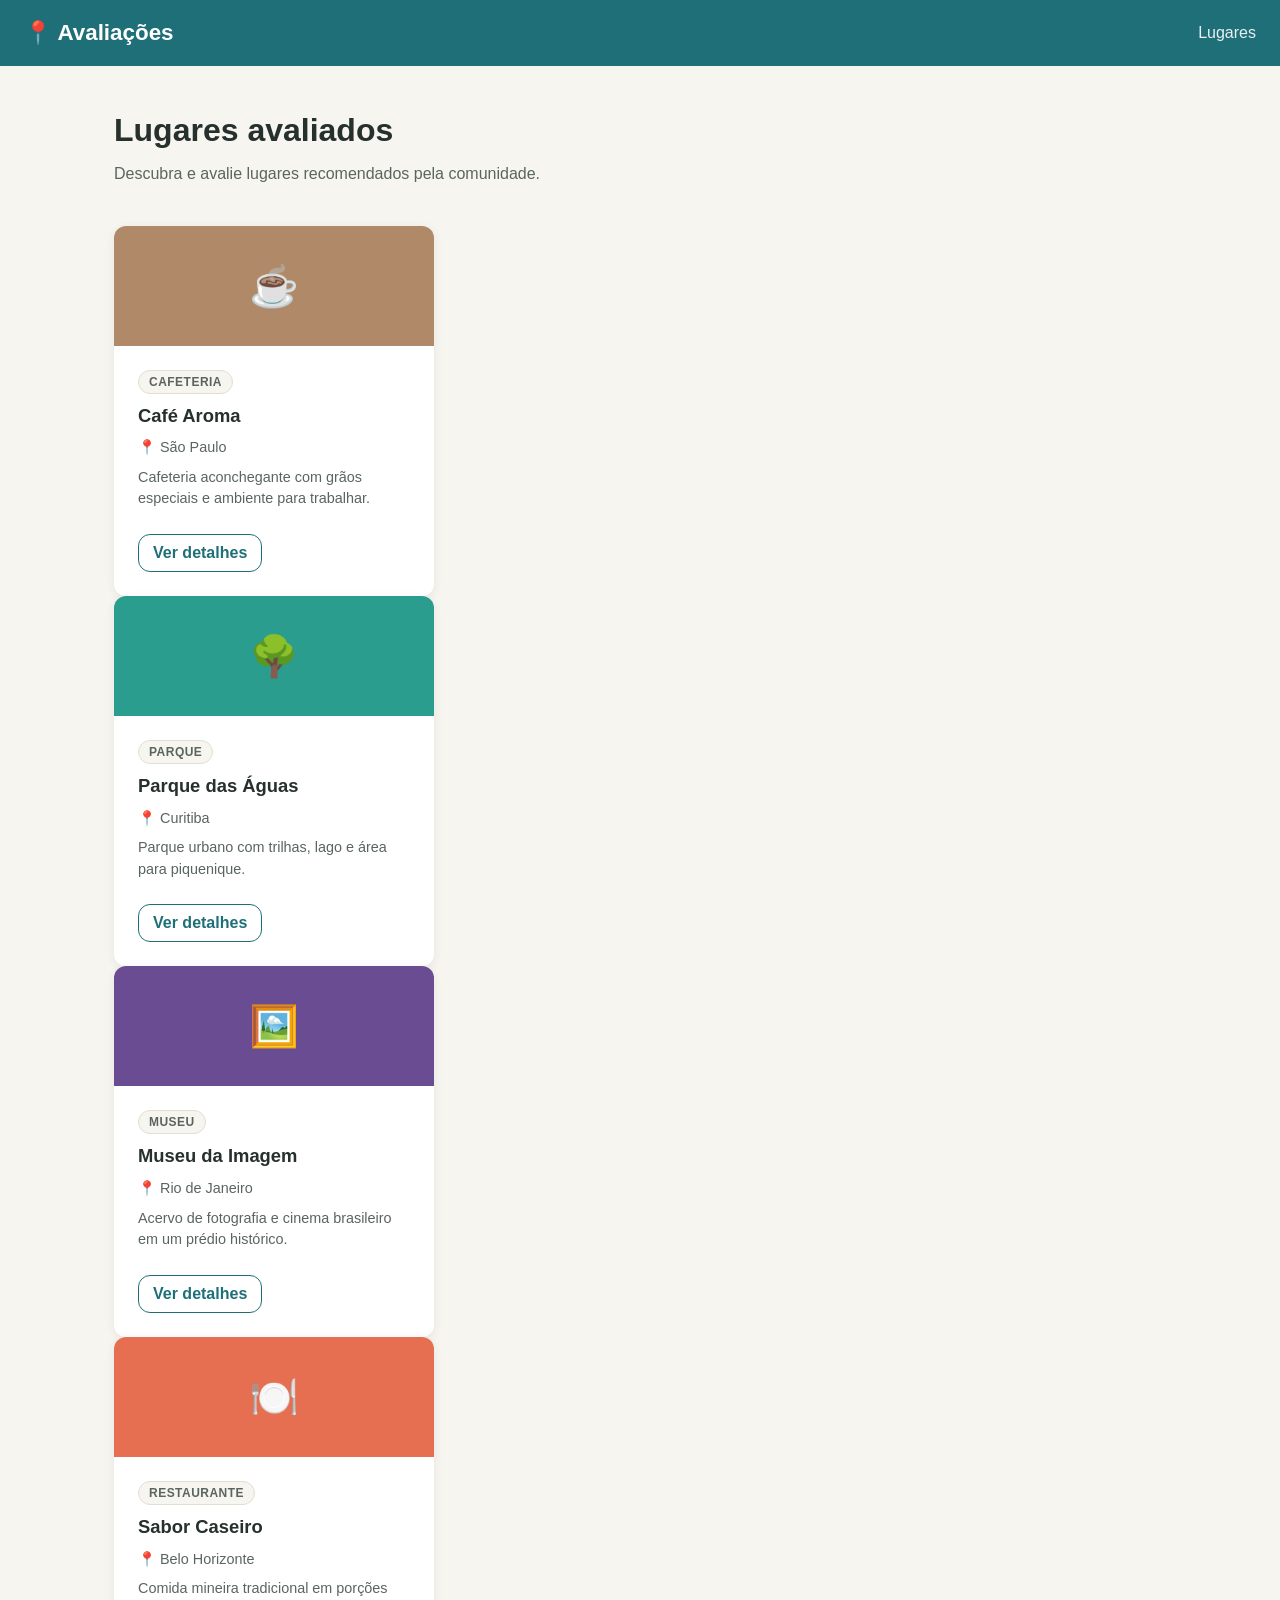
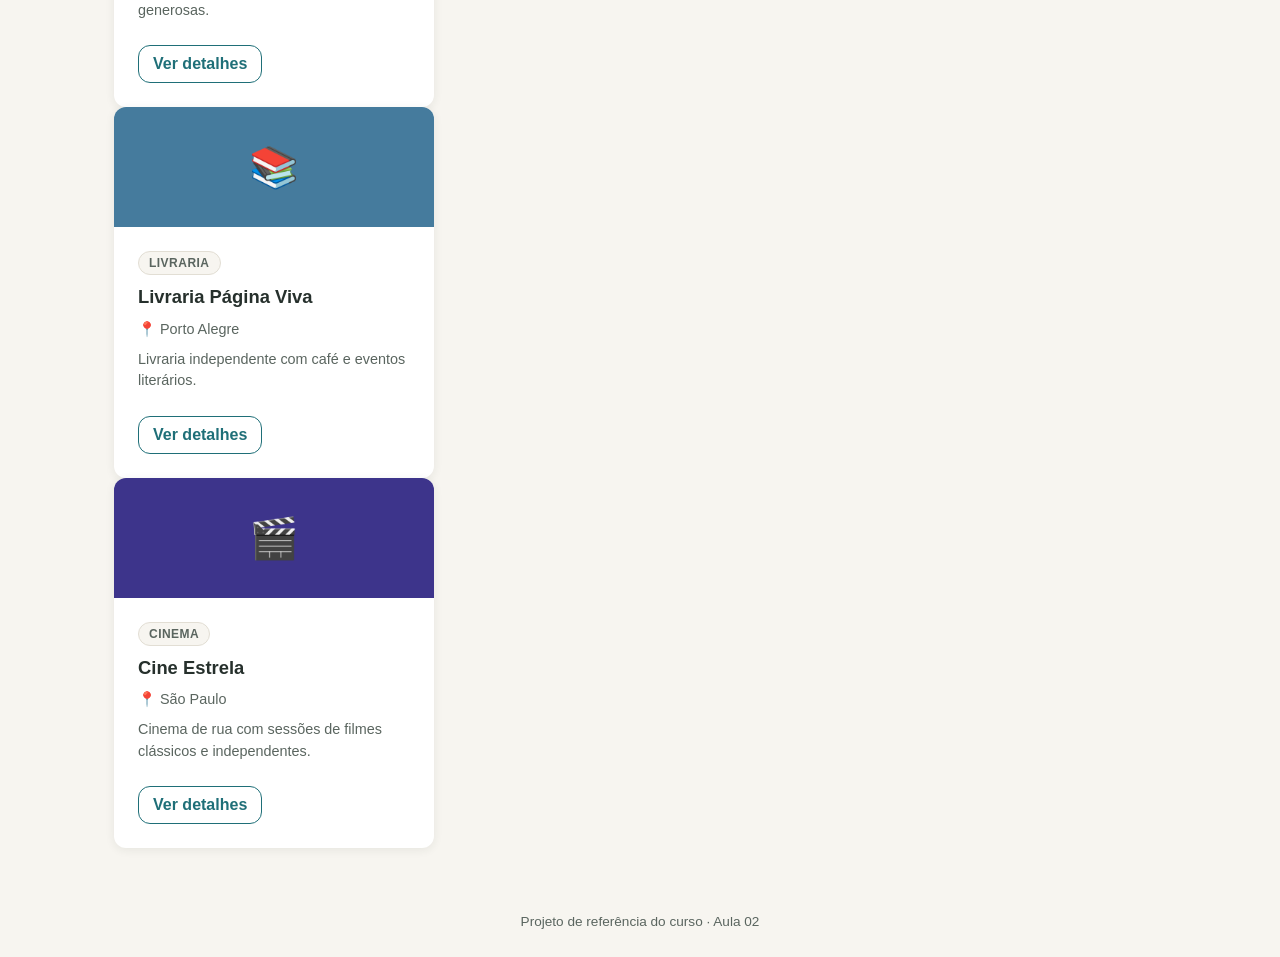
<file: Aula-02/index.html>
<!DOCTYPE html>
<html lang="pt-BR">
<head>
  <meta charset="UTF-8" />
  <meta name="viewport" content="width=device-width, initial-scale=1.0" />
  <title>Avaliações | Lugares</title>
  <link rel="stylesheet" href="css/style.css" />
</head>
<body>
  <header class="cabecalho">
    <a href="index.html" class="cabecalho__logo">📍 Avaliações</a>
    <nav class="cabecalho__nav">
      <a href="index.html">Lugares</a>
    </nav>
  </header>

  <main class="container">
    <h1 class="titulo-pagina">Lugares avaliados</h1>
    <p class="subtitulo-pagina">Descubra e avalie lugares recomendados pela comunidade.</p>

    <div class="cards-grid">
      <article class="card" data-categoria="cafeteria">
        <div class="card-banner" aria-hidden="true">☕</div>
        <div class="card-body">
          <span class="badge">Cafeteria</span>
          <h2 class="card-title">Café Aroma</h2>
          <p class="card-cidade">📍 São Paulo</p>
          <p class="card-descricao">Cafeteria aconchegante com grãos especiais e ambiente para trabalhar.</p>
          <a class="card-link" href="detalhe.html">Ver detalhes</a>
        </div>
      </article>

      <article class="card" data-categoria="parque">
        <div class="card-banner" aria-hidden="true">🌳</div>
        <div class="card-body">
          <span class="badge">Parque</span>
          <h2 class="card-title">Parque das Águas</h2>
          <p class="card-cidade">📍 Curitiba</p>
          <p class="card-descricao">Parque urbano com trilhas, lago e área para piquenique.</p>
          <a class="card-link" href="detalhe.html">Ver detalhes</a>
        </div>
      </article>

      <article class="card" data-categoria="museu">
        <div class="card-banner" aria-hidden="true">🖼️</div>
        <div class="card-body">
          <span class="badge">Museu</span>
          <h2 class="card-title">Museu da Imagem</h2>
          <p class="card-cidade">📍 Rio de Janeiro</p>
          <p class="card-descricao">Acervo de fotografia e cinema brasileiro em um prédio histórico.</p>
          <a class="card-link" href="detalhe.html">Ver detalhes</a>
        </div>
      </article>

      <article class="card" data-categoria="restaurante">
        <div class="card-banner" aria-hidden="true">🍽️</div>
        <div class="card-body">
          <span class="badge">Restaurante</span>
          <h2 class="card-title">Sabor Caseiro</h2>
          <p class="card-cidade">📍 Belo Horizonte</p>
          <p class="card-descricao">Comida mineira tradicional em porções generosas.</p>
          <a class="card-link" href="detalhe.html">Ver detalhes</a>
        </div>
      </article>

      <article class="card" data-categoria="livraria">
        <div class="card-banner" aria-hidden="true">📚</div>
        <div class="card-body">
          <span class="badge">Livraria</span>
          <h2 class="card-title">Livraria Página Viva</h2>
          <p class="card-cidade">📍 Porto Alegre</p>
          <p class="card-descricao">Livraria independente com café e eventos literários.</p>
          <a class="card-link" href="detalhe.html">Ver detalhes</a>
        </div>
      </article>

      <article class="card" data-categoria="cinema">
        <div class="card-banner" aria-hidden="true">🎬</div>
        <div class="card-body">
          <span class="badge">Cinema</span>
          <h2 class="card-title">Cine Estrela</h2>
          <p class="card-cidade">📍 São Paulo</p>
          <p class="card-descricao">Cinema de rua com sessões de filmes clássicos e independentes.</p>
          <a class="card-link" href="detalhe.html">Ver detalhes</a>
        </div>
      </article>
    </div>
  </main>

  <footer class="rodape">
    Projeto de referência do curso &middot; Aula 02
  </footer>
</body>
</html>
</file>
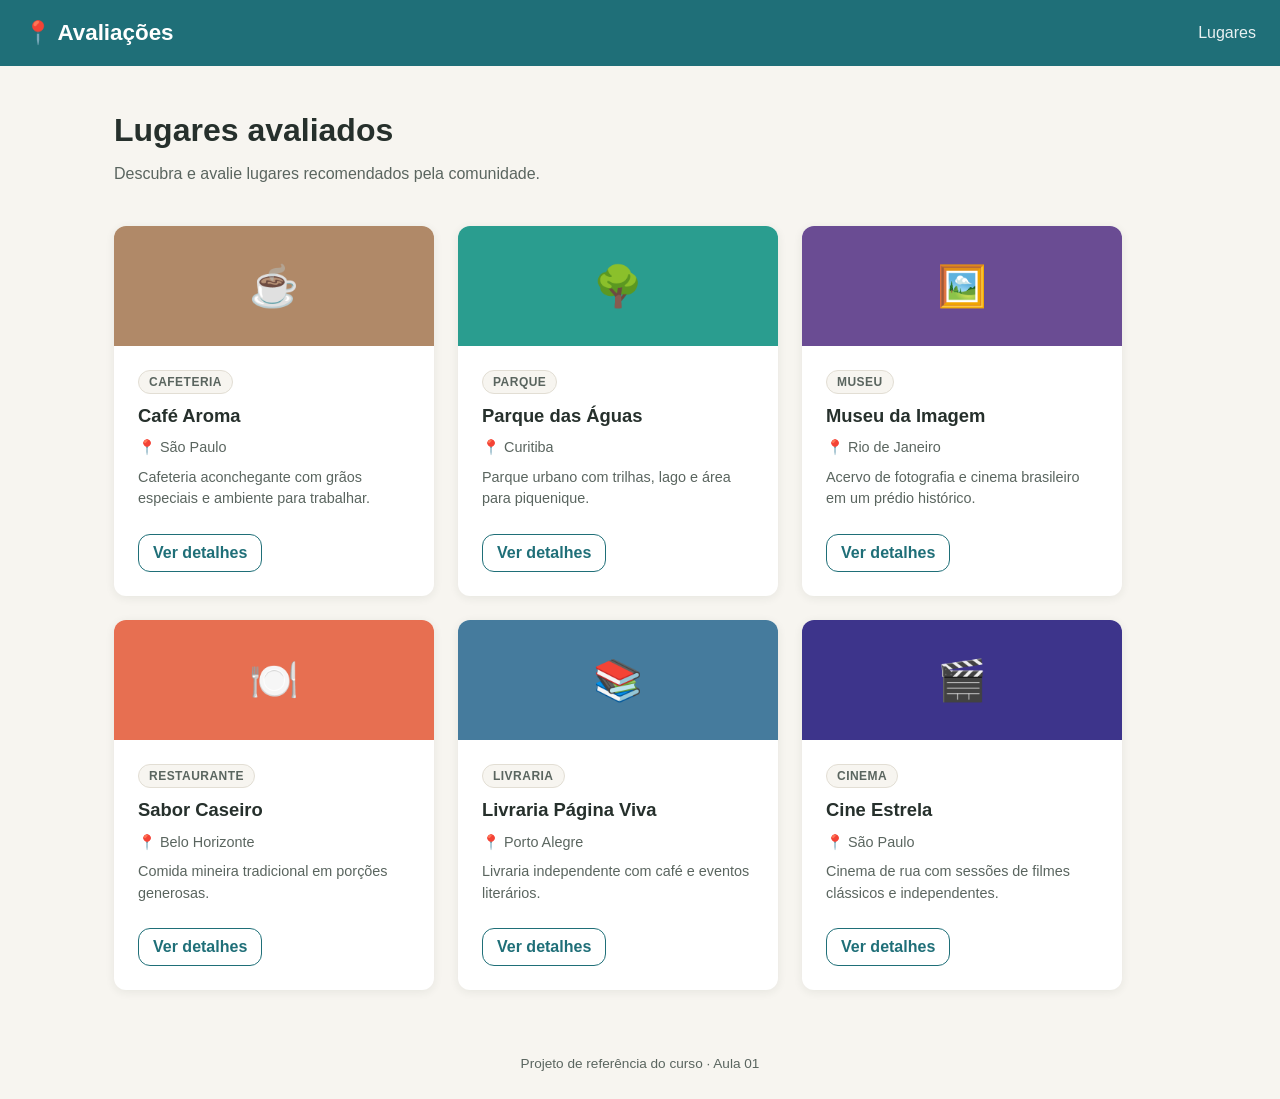
<file: Aula-03/index.html>
<!DOCTYPE html>
<html lang="pt-BR">
<head>
  <meta charset="UTF-8" />
  <meta name="viewport" content="width=device-width, initial-scale=1.0" />
  <title>Avaliações | Lugares</title>
  <link rel="stylesheet" href="css/style.css" />
</head>
<body>
  <header class="cabecalho">
    <a href="index.html" class="cabecalho__logo">📍 Avaliações</a>
    <nav class="cabecalho__nav">
      <a href="index.html">Lugares</a>
    </nav>
  </header>

  <main class="container">
    <h1 class="titulo-pagina">Lugares avaliados</h1>
    <p class="subtitulo-pagina">Descubra e avalie lugares recomendados pela comunidade.</p>

    <div class="cards-grid">
      <article class="card" data-categoria="cafeteria">
        <div class="card-banner" aria-hidden="true">☕</div>
        <div class="card-body">
          <span class="badge">Cafeteria</span>
          <h2 class="card-title">Café Aroma</h2>
          <p class="card-cidade">📍 São Paulo</p>
          <p class="card-descricao">Cafeteria aconchegante com grãos especiais e ambiente para trabalhar.</p>
          <a class="card-link" href="detalhe.html">Ver detalhes</a>
        </div>
      </article>

      <article class="card" data-categoria="parque">
        <div class="card-banner" aria-hidden="true">🌳</div>
        <div class="card-body">
          <span class="badge">Parque</span>
          <h2 class="card-title">Parque das Águas</h2>
          <p class="card-cidade">📍 Curitiba</p>
          <p class="card-descricao">Parque urbano com trilhas, lago e área para piquenique.</p>
          <a class="card-link" href="detalhe.html">Ver detalhes</a>
        </div>
      </article>

      <article class="card" data-categoria="museu">
        <div class="card-banner" aria-hidden="true">🖼️</div>
        <div class="card-body">
          <span class="badge">Museu</span>
          <h2 class="card-title">Museu da Imagem</h2>
          <p class="card-cidade">📍 Rio de Janeiro</p>
          <p class="card-descricao">Acervo de fotografia e cinema brasileiro em um prédio histórico.</p>
          <a class="card-link" href="detalhe.html">Ver detalhes</a>
        </div>
      </article>

      <article class="card" data-categoria="restaurante">
        <div class="card-banner" aria-hidden="true">🍽️</div>
        <div class="card-body">
          <span class="badge">Restaurante</span>
          <h2 class="card-title">Sabor Caseiro</h2>
          <p class="card-cidade">📍 Belo Horizonte</p>
          <p class="card-descricao">Comida mineira tradicional em porções generosas.</p>
          <a class="card-link" href="detalhe.html">Ver detalhes</a>
        </div>
      </article>

      <article class="card" data-categoria="livraria">
        <div class="card-banner" aria-hidden="true">📚</div>
        <div class="card-body">
          <span class="badge">Livraria</span>
          <h2 class="card-title">Livraria Página Viva</h2>
          <p class="card-cidade">📍 Porto Alegre</p>
          <p class="card-descricao">Livraria independente com café e eventos literários.</p>
          <a class="card-link" href="detalhe.html">Ver detalhes</a>
        </div>
      </article>

      <article class="card" data-categoria="cinema">
        <div class="card-banner" aria-hidden="true">🎬</div>
        <div class="card-body">
          <span class="badge">Cinema</span>
          <h2 class="card-title">Cine Estrela</h2>
          <p class="card-cidade">📍 São Paulo</p>
          <p class="card-descricao">Cinema de rua com sessões de filmes clássicos e independentes.</p>
          <a class="card-link" href="detalhe.html">Ver detalhes</a>
        </div>
      </article>
    </div>
  </main>

  <footer class="rodape">
    Projeto de referência do curso &middot; Aula 01
  </footer>
</body>
</html>
</file>
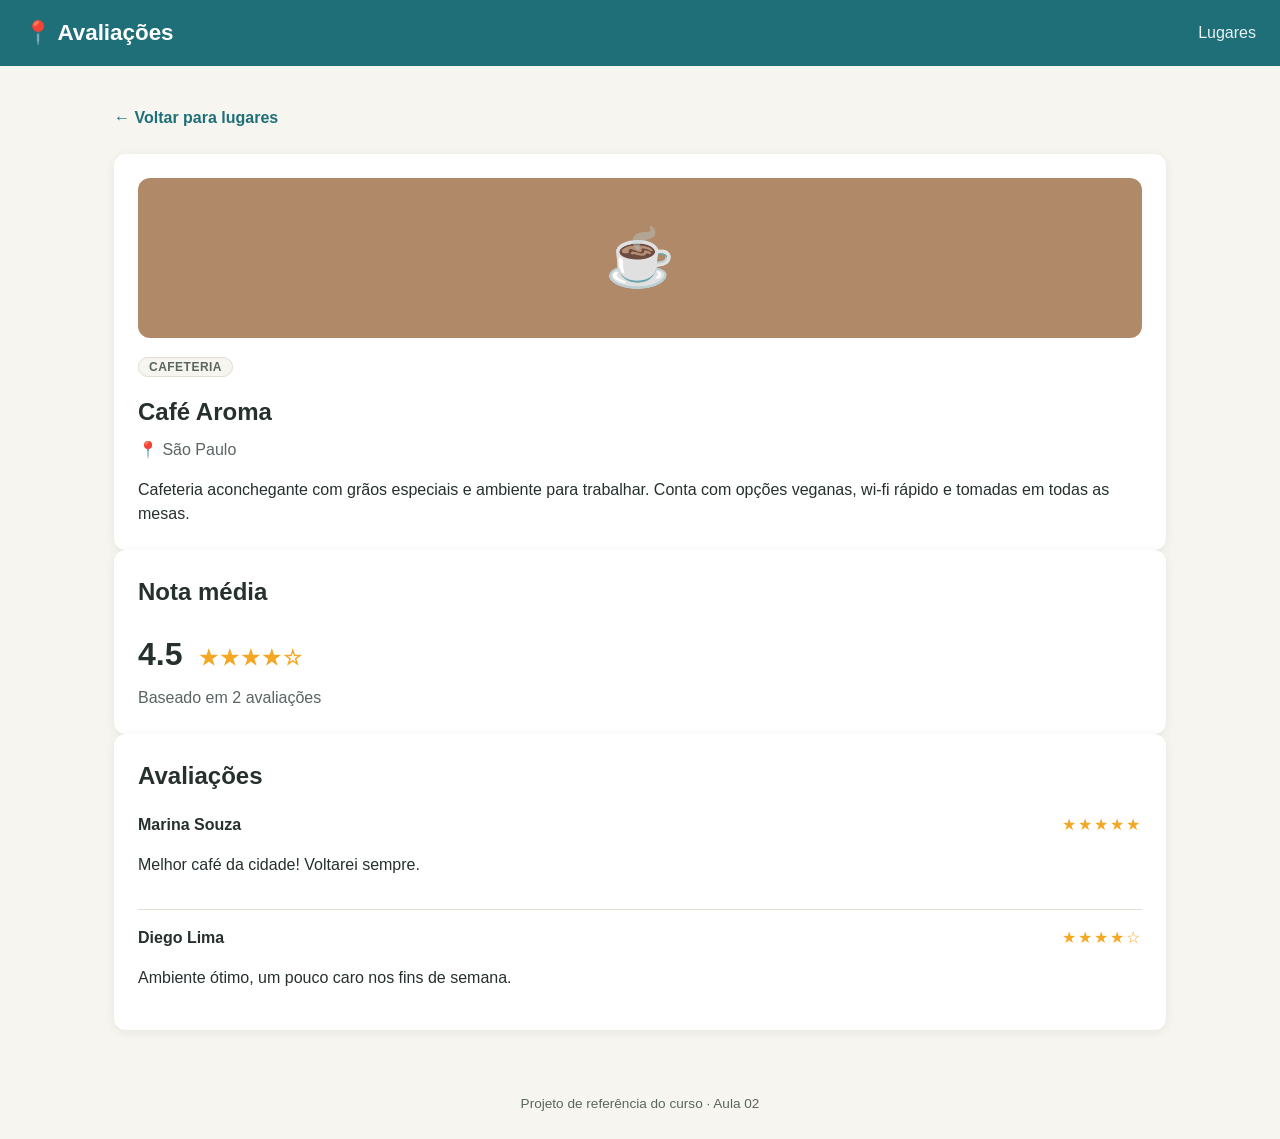
<file: Aula-02/detalhe.html>
<!DOCTYPE html>
<html lang="pt-BR">
<head>
  <meta charset="UTF-8" />
  <meta name="viewport" content="width=device-width, initial-scale=1.0" />
  <title>Café Aroma | Avaliações</title>
  <link rel="stylesheet" href="css/style.css" />
</head>
<body>
  <header class="cabecalho">
    <a href="index.html" class="cabecalho__logo">📍 Avaliações</a>
    <nav class="cabecalho__nav">
      <a href="index.html">Lugares</a>
    </nav>
  </header>

  <main class="container">
    <a class="link-voltar" href="index.html">&larr; Voltar para lugares</a>

    <div class="detalhe">
      <section class="detalhe-principal">
        <div class="detalhe-banner" data-categoria="cafeteria" aria-hidden="true">☕</div>
        <span class="badge">Cafeteria</span>
        <h1 class="detalhe-titulo">Café Aroma</h1>
        <p class="detalhe-cidade">📍 São Paulo</p>
        <p class="detalhe-descricao">
          Cafeteria aconchegante com grãos especiais e ambiente para
          trabalhar. Conta com opções veganas, wi-fi rápido e tomadas em
          todas as mesas.
        </p>
      </section>

      <aside class="detalhe-resumo">
        <h2>Nota média</h2>
        <p class="nota-media">4.5 <span class="estrelas" aria-hidden="true">★★★★☆</span></p>
        <p class="total-avaliacoes">Baseado em 2 avaliações</p>
      </aside>

      <section class="detalhe-avaliacoes">
        <h2>Avaliações</h2>
        <ul class="lista-avaliacoes">
          <li class="avaliacao-item">
            <div class="avaliacao-cabecalho">
              <strong>Marina Souza</strong>
              <span class="estrelas" aria-label="5 de 5 estrelas">★★★★★</span>
            </div>
            <p>Melhor café da cidade! Voltarei sempre.</p>
          </li>
          <li class="avaliacao-item">
            <div class="avaliacao-cabecalho">
              <strong>Diego Lima</strong>
              <span class="estrelas" aria-label="4 de 5 estrelas">★★★★☆</span>
            </div>
            <p>Ambiente ótimo, um pouco caro nos fins de semana.</p>
          </li>
        </ul>
      </section>
    </div>
  </main>

  <footer class="rodape">
    Projeto de referência do curso &middot; Aula 02
  </footer>
</body>
</html>
</file>
<file: Aula-02/css/style.css>
/* ===== Design tokens ===== */
:root {
  --cor-primaria: #1f6f78;
  --cor-primaria-escura: #144e55;
  --cor-fundo: #f7f5f0;
  --cor-texto: #26302c;
  --cor-texto-suave: #5a655f;
  --cor-borda: #e2ded4;
  --cor-estrela: #f5a623;
  --cor-branco: #ffffff;

  --cor-restaurante: #e76f51;
  --cor-parque: #2a9d8f;
  --cor-museu: #6a4c93;
  --cor-cafeteria: #b08968;
  --cor-livraria: #457b9d;
  --cor-cinema: #3d348b;

  --raio: 12px;
  --sombra: 0 2px 10px rgba(38, 48, 44, 0.08);
  --sombra-hover: 0 8px 20px rgba(38, 48, 44, 0.14);
  --espaco-1: 8px;
  --espaco-2: 16px;
  --espaco-3: 24px;
  --espaco-4: 40px;
}

* {
  box-sizing: border-box;
}

body {
  margin: 0;
  font-family: "Segoe UI", Roboto, Arial, sans-serif;
  background: var(--cor-fundo);
  color: var(--cor-texto);
  line-height: 1.5;
}

a {
  color: inherit;
}

img {
  max-width: 100%;
  display: block;
}

/* ===== Header ===== */
.cabecalho {
  background: var(--cor-primaria);
  color: var(--cor-branco);
  padding: var(--espaco-2) var(--espaco-3);
  display: flex;
  align-items: center;
  justify-content: space-between;
}

.cabecalho__logo {
  font-size: 1.4rem;
  font-weight: 700;
  text-decoration: none;
  color: var(--cor-branco);
}

.cabecalho__nav a {
  color: var(--cor-branco);
  text-decoration: none;
  margin-left: var(--espaco-3);
  opacity: 0.9;
}

.cabecalho__nav a:hover {
  opacity: 1;
  text-decoration: underline;
}

/* ===== Layout geral ===== */
.container {
  max-width: 1100px;
  margin: 0 auto;
  padding: var(--espaco-4) var(--espaco-3);
}

.titulo-pagina {
  margin: 0 0 var(--espaco-1);
  font-size: 2rem;
}

.subtitulo-pagina {
  margin: 0 0 var(--espaco-4);
  color: var(--cor-texto-suave);
}

/* ===== Grid de cards (Flexbox) =====
   TODO (Aula 02, Parte 1): sem nenhuma regra abaixo, os cards ficam
   empilhados um em cima do outro (comportamento padrão de <article>,
   que é um elemento de bloco). Sua tarefa:

   1. Faça `.cards-grid` virar um container flexível que quebra linha
      automaticamente quando não há espaço horizontal suficiente.
   2. Defina um espaçamento consistente entre os cards.
   3. Faça cada `.card` crescer/encolher de forma flexível, com uma
      largura "ideal" de ~280px e uma largura máxima de ~320px, para
      que a grade fique equilibrada em qualquer tamanho de tela.

   Dica: display: flex + flex-wrap + gap no container;
         flex-grow/flex-shrink/flex-basis + max-width no item.
*/
.card-grid{
  display: flex;
  flex-wrap: wrap;
  gap: var(--espaco-3);
}

.card {
  background: var(--cor-branco);
  border-radius: var(--raio);
  box-shadow: var(--sombra);
  overflow: hidden;
  /* flex: 1 1 280px; */
  flex-grow: 1;
  flex-shrink: 1;
  flex-basis: 280px;
  max-width: 320px;
  display: flex;
  flex-direction: column;
  transition: box-shadow 0.2s ease, transform 0.2s ease;
}

.card:hover {
  box-shadow: var(--sombra-hover);
  transform: translateY(-2px);
}

.card-banner {
  height: 120px;
  display: flex;
  align-items: center;
  justify-content: center;
  font-size: 2.5rem;
  color: var(--cor-branco);
  background: var(--cor-texto-suave);
}

.card[data-categoria="restaurante"] .card-banner { background: var(--cor-restaurante); }
.card[data-categoria="parque"] .card-banner { background: var(--cor-parque); }
.card[data-categoria="museu"] .card-banner { background: var(--cor-museu); }
.card[data-categoria="cafeteria"] .card-banner { background: var(--cor-cafeteria); }
.card[data-categoria="livraria"] .card-banner { background: var(--cor-livraria); }
.card[data-categoria="cinema"] .card-banner { background: var(--cor-cinema); }

.card-body {
  padding: var(--espaco-3);
  display: flex;
  flex-direction: column;
  gap: var(--espaco-1);
  flex: 1;
}

.badge {
  align-self: flex-start;
  font-size: 0.75rem;
  text-transform: uppercase;
  letter-spacing: 0.04em;
  font-weight: 600;
  color: var(--cor-texto-suave);
  background: var(--cor-fundo);
  border: 1px solid var(--cor-borda);
  border-radius: 999px;
  padding: 2px 10px;
}

.card-title {
  margin: 0;
  font-size: 1.15rem;
}

.card-cidade {
  margin: 0;
  color: var(--cor-texto-suave);
  font-size: 0.9rem;
}

.card-descricao {
  margin: 0;
  color: var(--cor-texto-suave);
  font-size: 0.9rem;
  flex: 1;
}

.card-link {
  margin-top: var(--espaco-2);
  align-self: flex-start;
  text-decoration: none;
  font-weight: 600;
  color: var(--cor-primaria);
  border: 1px solid var(--cor-primaria);
  border-radius: var(--raio);
  padding: 6px 14px;
  transition: background 0.2s ease, color 0.2s ease;
}

.card-link:hover {
  background: var(--cor-primaria);
  color: var(--cor-branco);
}

/* ===== Página de detalhe (CSS Grid, mobile-first) ===== */
/* .detalhe ainda não tem nenhum estilo de layout — veja o TODO (Aula 02,
   Parte 2) mais abaixo, perto da media query, com o passo a passo
   completo. */

.detalhe-principal,
.detalhe-resumo,
.detalhe-avaliacoes {
  background: var(--cor-branco);
  border-radius: var(--raio);
  box-shadow: var(--sombra);
  padding: var(--espaco-3);
}

.detalhe-banner {
  height: 160px;
  border-radius: var(--raio);
  display: flex;
  align-items: center;
  justify-content: center;
  font-size: 3.5rem;
  color: var(--cor-branco);
  background: var(--cor-texto-suave);
  margin-bottom: var(--espaco-2);
}

.detalhe-banner[data-categoria="restaurante"] { background: var(--cor-restaurante); }
.detalhe-banner[data-categoria="parque"] { background: var(--cor-parque); }
.detalhe-banner[data-categoria="museu"] { background: var(--cor-museu); }
.detalhe-banner[data-categoria="cafeteria"] { background: var(--cor-cafeteria); }
.detalhe-banner[data-categoria="livraria"] { background: var(--cor-livraria); }
.detalhe-banner[data-categoria="cinema"] { background: var(--cor-cinema); }

.detalhe-titulo {
  margin: var(--espaco-2) 0 0;
}

.detalhe-cidade {
  color: var(--cor-texto-suave);
  margin: var(--espaco-1) 0;
}

.detalhe-descricao {
  margin: var(--espaco-2) 0 0;
}

.detalhe-resumo h2,
.detalhe-avaliacoes h2 {
  margin-top: 0;
}

.nota-media {
  font-size: 2rem;
  font-weight: 700;
  margin: var(--espaco-1) 0;
}

.nota-media .estrelas {
  font-size: 1.3rem;
  color: var(--cor-estrela);
  margin-left: var(--espaco-1);
}

.total-avaliacoes {
  color: var(--cor-texto-suave);
  margin: 0;
}

.lista-avaliacoes {
  list-style: none;
  margin: 0;
  padding: 0;
  display: flex;
  flex-direction: column;
  gap: var(--espaco-2);
}

.avaliacao-item {
  border-top: 1px solid var(--cor-borda);
  padding-top: var(--espaco-2);
}

.avaliacao-item:first-child {
  border-top: none;
  padding-top: 0;
}

.avaliacao-cabecalho {
  display: flex;
  align-items: center;
  justify-content: space-between;
  margin-bottom: var(--espaco-1);
}

.estrelas {
  color: var(--cor-estrela);
  letter-spacing: 2px;
}

.link-voltar {
  display: inline-block;
  margin-bottom: var(--espaco-3);
  text-decoration: none;
  color: var(--cor-primaria);
  font-weight: 600;
}

/* TODO (Aula 02, Parte 2): a página de detalhe está mobile-first — no
   estado atual, `.detalhe-principal`, `.detalhe-resumo` e
   `.detalhe-avaliacoes` apenas se empilham na ordem em que aparecem no
   HTML (o que já é o comportamento correto para telas pequenas!).

   Sua tarefa é usar CSS GRID para, a partir de uma largura de tela
   maior (sugestão: 768px), reorganizar esse mesmo conteúdo em duas
   colunas, sem mudar o HTML:

   1. Adicione `display: grid` (com um `gap`) em `.detalhe`.
   2. Dentro de uma media query `@media (min-width: 768px)`, defina em
      `.detalhe` duas colunas (ex.: 2fr 1fr) usando
      `grid-template-columns` e um `grid-template-areas` com duas
      linhas:
        - linha 1: conteúdo principal + resumo de nota, lado a lado
        - linha 2: avaliações ocupando a largura toda
   3. Associe cada seção à sua área com a propriedade `grid-area`
      (`.detalhe-principal`, `.detalhe-resumo`, `.detalhe-avaliacoes`).

   Dica: pense primeiro no layout mobile (sem media query, tudo
   empilhado) e só depois "encaixe" o grid para telas maiores — essa é
   a essência de mobile-first.
*/
@media (min-width: 768px) {
  .detalhes{
    grid-template-columns: 2fr;
  }
}

/* ===== Rodapé ===== */
.rodape {
  text-align: center;
  padding: var(--espaco-3);
  color: var(--cor-texto-suave);
  font-size: 0.85rem;
}
</file>
<file: Aula-03/css/style.css>
/* ===== Design tokens ===== */
:root {
  --cor-primaria: #1f6f78;
  --cor-primaria-escura: #144e55;
  --cor-fundo: #f7f5f0;
  --cor-texto: #26302c;
  --cor-texto-suave: #5a655f;
  --cor-borda: #e2ded4;
  --cor-estrela: #f5a623;
  --cor-branco: #ffffff;

  --cor-restaurante: #e76f51;
  --cor-parque: #2a9d8f;
  --cor-museu: #6a4c93;
  --cor-cafeteria: #b08968;
  --cor-livraria: #457b9d;
  --cor-cinema: #3d348b;

  --raio: 12px;
  --sombra: 0 2px 10px rgba(38, 48, 44, 0.08);
  --sombra-hover: 0 8px 20px rgba(38, 48, 44, 0.14);
  --espaco-1: 8px;
  --espaco-2: 16px;
  --espaco-3: 24px;
  --espaco-4: 40px;
}

* {
  box-sizing: border-box;
}

body {
  margin: 0;
  font-family: "Segoe UI", Roboto, Arial, sans-serif;
  background: var(--cor-fundo);
  color: var(--cor-texto);
  line-height: 1.5;
}

a {
  color: inherit;
}

img {
  max-width: 100%;
  display: block;
}

/* ===== Header ===== */
.cabecalho {
  background: var(--cor-primaria);
  color: var(--cor-branco);
  padding: var(--espaco-2) var(--espaco-3);
  display: flex;
  align-items: center;
  justify-content: space-between;
}

.cabecalho__logo {
  font-size: 1.4rem;
  font-weight: 700;
  text-decoration: none;
  color: var(--cor-branco);
}

.cabecalho__nav a {
  color: var(--cor-branco);
  text-decoration: none;
  margin-left: var(--espaco-3);
  opacity: 0.9;
}

.cabecalho__nav a:hover {
  opacity: 1;
  text-decoration: underline;
}

/* ===== Layout geral ===== */
.container {
  max-width: 1100px;
  margin: 0 auto;
  padding: var(--espaco-4) var(--espaco-3);
}

.titulo-pagina {
  margin: 0 0 var(--espaco-1);
  font-size: 2rem;
}

.subtitulo-pagina {
  margin: 0 0 var(--espaco-4);
  color: var(--cor-texto-suave);
}

/* ===== Grid de cards (Flexbox) ===== */
.cards-grid {
  display: flex;
  flex-wrap: wrap;
  gap: var(--espaco-3);
}

.card {
  background: var(--cor-branco);
  border-radius: var(--raio);
  box-shadow: var(--sombra);
  overflow: hidden;
  flex: 1 1 280px;
  max-width: 320px;
  display: flex;
  flex-direction: column;
  transition: box-shadow 0.2s ease, transform 0.2s ease;
}

.card:hover {
  box-shadow: var(--sombra-hover);
  transform: translateY(-2px);
}

.card-banner {
  height: 120px;
  display: flex;
  align-items: center;
  justify-content: center;
  font-size: 2.5rem;
  color: var(--cor-branco);
  background: var(--cor-texto-suave);
}

.card[data-categoria="restaurante"] .card-banner { background: var(--cor-restaurante); }
.card[data-categoria="parque"] .card-banner { background: var(--cor-parque); }
.card[data-categoria="museu"] .card-banner { background: var(--cor-museu); }
.card[data-categoria="cafeteria"] .card-banner { background: var(--cor-cafeteria); }
.card[data-categoria="livraria"] .card-banner { background: var(--cor-livraria); }
.card[data-categoria="cinema"] .card-banner { background: var(--cor-cinema); }

.card-body {
  padding: var(--espaco-3);
  display: flex;
  flex-direction: column;
  gap: var(--espaco-1);
  flex: 1;
}

.badge {
  align-self: flex-start;
  font-size: 0.75rem;
  text-transform: uppercase;
  letter-spacing: 0.04em;
  font-weight: 600;
  color: var(--cor-texto-suave);
  background: var(--cor-fundo);
  border: 1px solid var(--cor-borda);
  border-radius: 999px;
  padding: 2px 10px;
}

.card-title {
  margin: 0;
  font-size: 1.15rem;
}

.card-cidade {
  margin: 0;
  color: var(--cor-texto-suave);
  font-size: 0.9rem;
}

.card-descricao {
  margin: 0;
  color: var(--cor-texto-suave);
  font-size: 0.9rem;
  flex: 1;
}

.card-link {
  margin-top: var(--espaco-2);
  align-self: flex-start;
  text-decoration: none;
  font-weight: 600;
  color: var(--cor-primaria);
  border: 1px solid var(--cor-primaria);
  border-radius: var(--raio);
  padding: 6px 14px;
  transition: background 0.2s ease, color 0.2s ease;
}

.card-link:hover {
  background: var(--cor-primaria);
  color: var(--cor-branco);
}

/* ===== Página de detalhe (CSS Grid, mobile-first) ===== */
.detalhe {
  display: grid;
  gap: var(--espaco-3);
}

.detalhe-principal,
.detalhe-resumo,
.detalhe-avaliacoes {
  background: var(--cor-branco);
  border-radius: var(--raio);
  box-shadow: var(--sombra);
  padding: var(--espaco-3);
}

.detalhe-banner {
  height: 160px;
  border-radius: var(--raio);
  display: flex;
  align-items: center;
  justify-content: center;
  font-size: 3.5rem;
  color: var(--cor-branco);
  background: var(--cor-texto-suave);
  margin-bottom: var(--espaco-2);
}

.detalhe-banner[data-categoria="restaurante"] { background: var(--cor-restaurante); }
.detalhe-banner[data-categoria="parque"] { background: var(--cor-parque); }
.detalhe-banner[data-categoria="museu"] { background: var(--cor-museu); }
.detalhe-banner[data-categoria="cafeteria"] { background: var(--cor-cafeteria); }
.detalhe-banner[data-categoria="livraria"] { background: var(--cor-livraria); }
.detalhe-banner[data-categoria="cinema"] { background: var(--cor-cinema); }

.detalhe-titulo {
  margin: var(--espaco-2) 0 0;
}

.detalhe-cidade {
  color: var(--cor-texto-suave);
  margin: var(--espaco-1) 0;
}

.detalhe-descricao {
  margin: var(--espaco-2) 0 0;
}

.detalhe-resumo h2,
.detalhe-avaliacoes h2 {
  margin-top: 0;
}

.nota-media {
  font-size: 2rem;
  font-weight: 700;
  margin: var(--espaco-1) 0;
}

.nota-media .estrelas {
  font-size: 1.3rem;
  color: var(--cor-estrela);
  margin-left: var(--espaco-1);
}

.total-avaliacoes {
  color: var(--cor-texto-suave);
  margin: 0;
}

.lista-avaliacoes {
  list-style: none;
  margin: 0;
  padding: 0;
  display: flex;
  flex-direction: column;
  gap: var(--espaco-2);
}

.avaliacao-item {
  border-top: 1px solid var(--cor-borda);
  padding-top: var(--espaco-2);
}

.avaliacao-item:first-child {
  border-top: none;
  padding-top: 0;
}

.avaliacao-cabecalho {
  display: flex;
  align-items: center;
  justify-content: space-between;
  margin-bottom: var(--espaco-1);
}

.estrelas {
  color: var(--cor-estrela);
  letter-spacing: 2px;
}

.link-voltar {
  display: inline-block;
  margin-bottom: var(--espaco-3);
  text-decoration: none;
  color: var(--cor-primaria);
  font-weight: 600;
}

/* A partir de 768px, a página de detalhe assume duas colunas:
   conteúdo principal + resumo de nota, com as avaliações ocupando
   a largura toda na linha de baixo. */
@media (min-width: 768px) {
  .detalhe {
    grid-template-columns: 2fr 1fr;
    grid-template-areas:
      "principal resumo"
      "avaliacoes avaliacoes";
  }

  .detalhe-principal { grid-area: principal; }
  .detalhe-resumo { grid-area: resumo; }
  .detalhe-avaliacoes { grid-area: avaliacoes; }
}

/* ===== Página de testes (aula 03) ===== */
.secao-teste {
  background: var(--cor-branco);
  border-radius: var(--raio);
  box-shadow: var(--sombra);
  padding: var(--espaco-3);
  margin-bottom: var(--espaco-3);
}

.secao-teste h2 {
  margin-top: 0;
}

.lista-resultados {
  list-style: none;
  margin: 0;
  padding: 0;
  display: flex;
  flex-direction: column;
  gap: 6px;
  font-family: "Cascadia Code", Consolas, monospace;
  font-size: 0.9rem;
}

.resultado-teste {
  padding: 6px 10px;
  border-radius: 6px;
}

.resultado-teste.ok {
  background: #e6f4ea;
  color: #1e6b34;
}

.resultado-teste.falha {
  background: #fbe7e7;
  color: #9c2c2c;
}

.lista-simples {
  margin: 0;
  padding-left: 20px;
}

/* ===== Rodapé ===== */
.rodape {
  text-align: center;
  padding: var(--espaco-3);
  color: var(--cor-texto-suave);
  font-size: 0.85rem;
}
</file>
